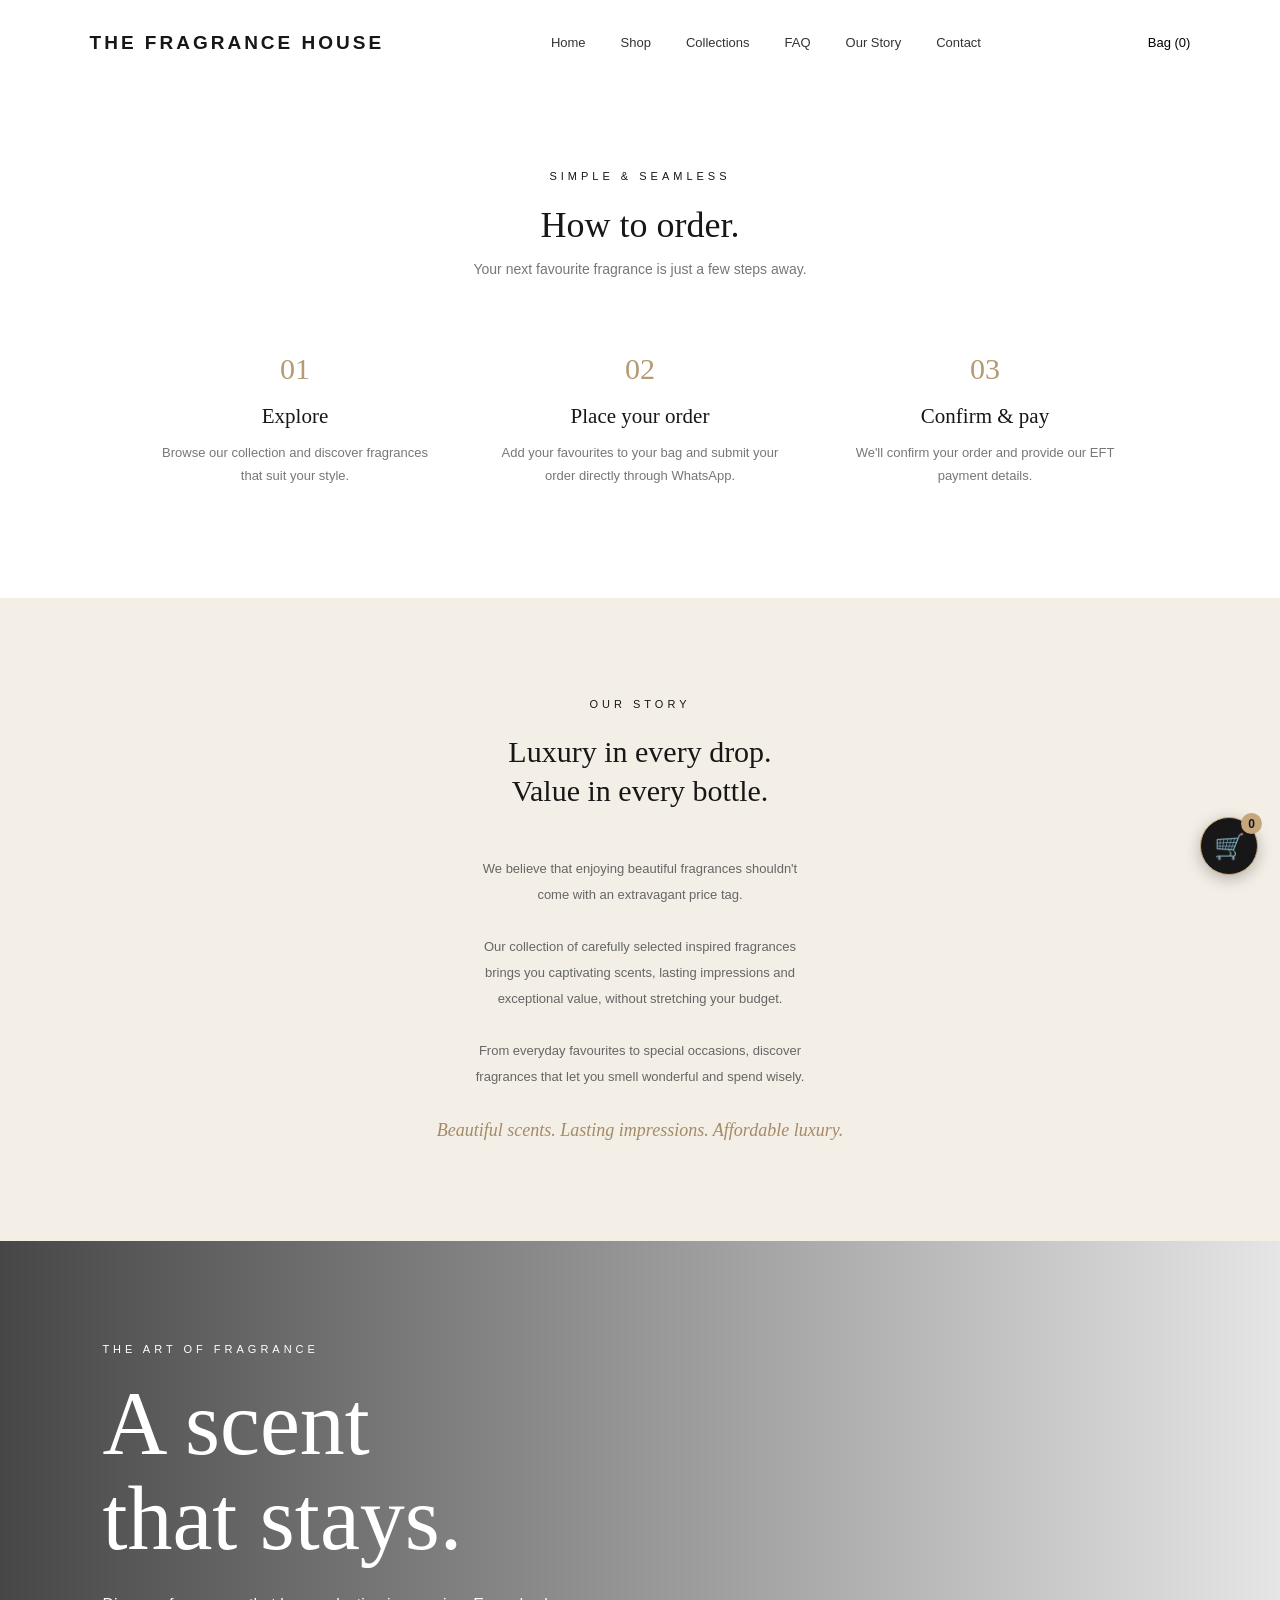
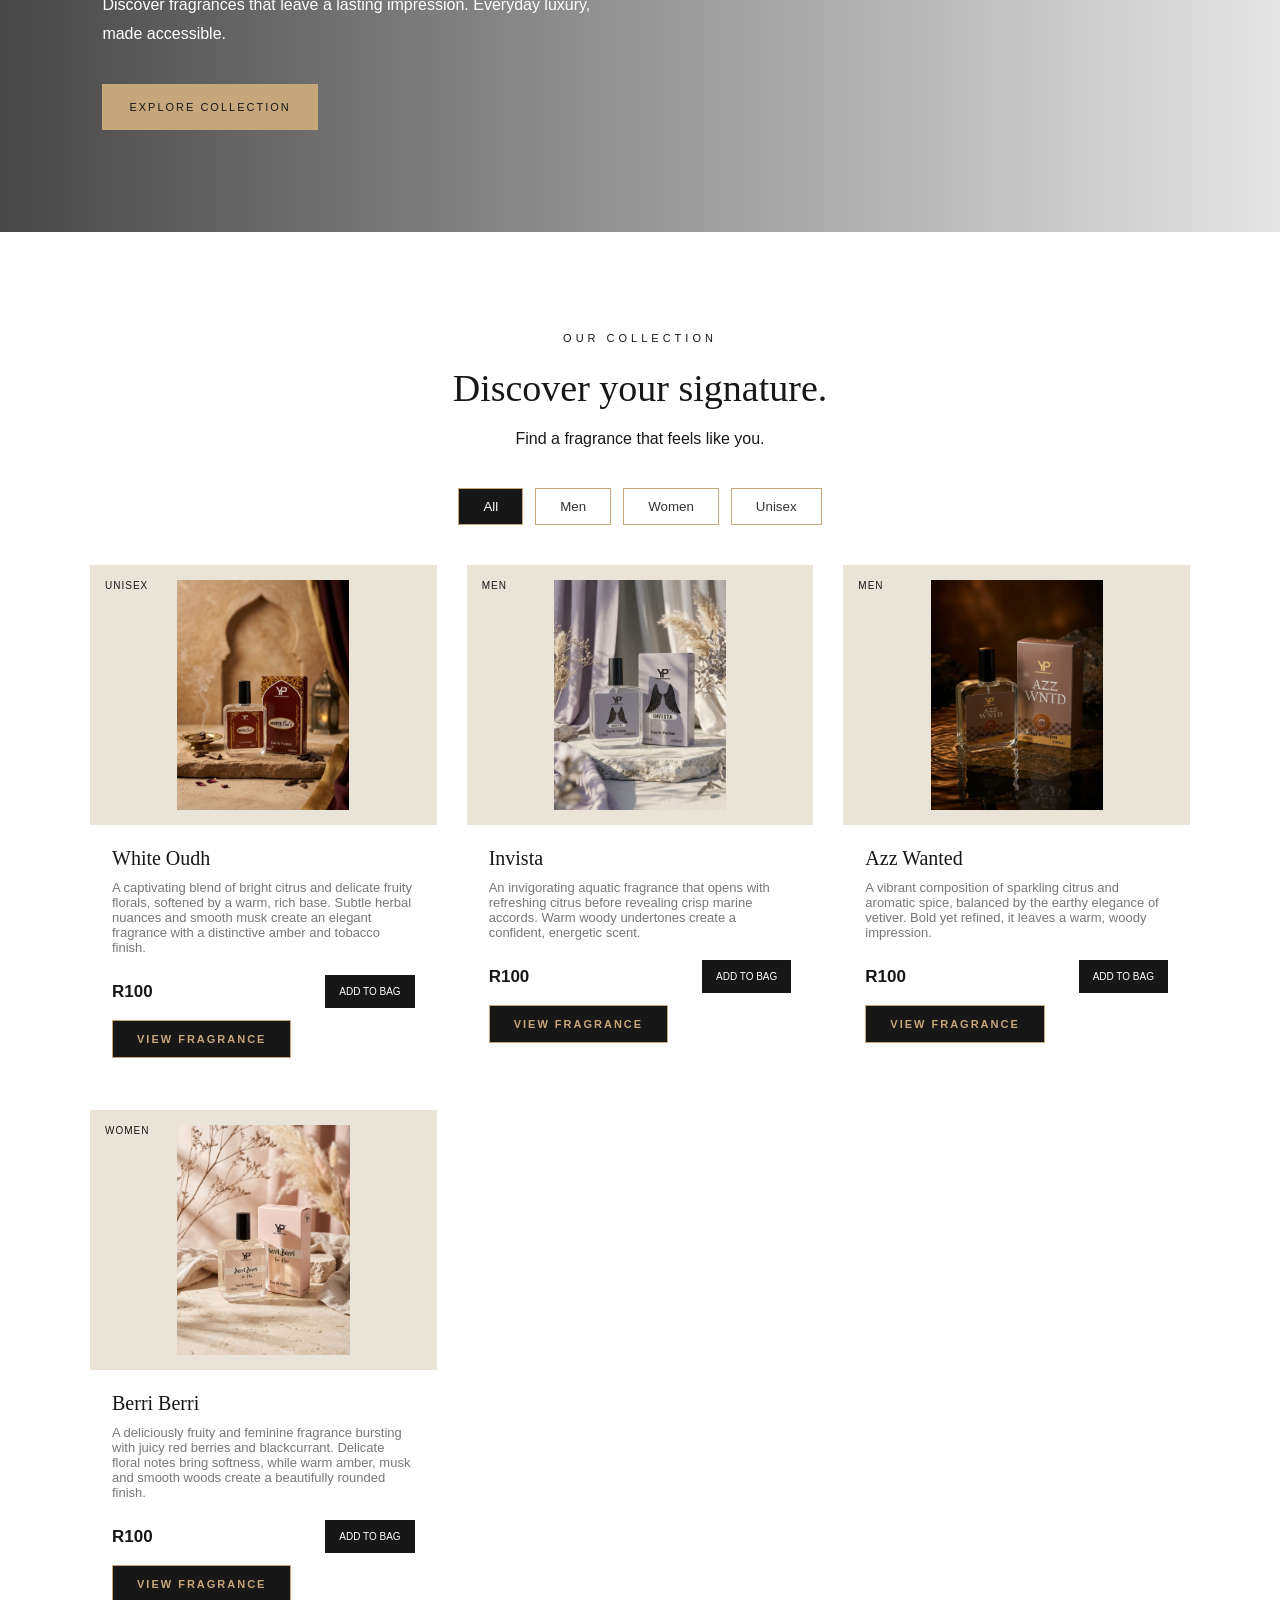
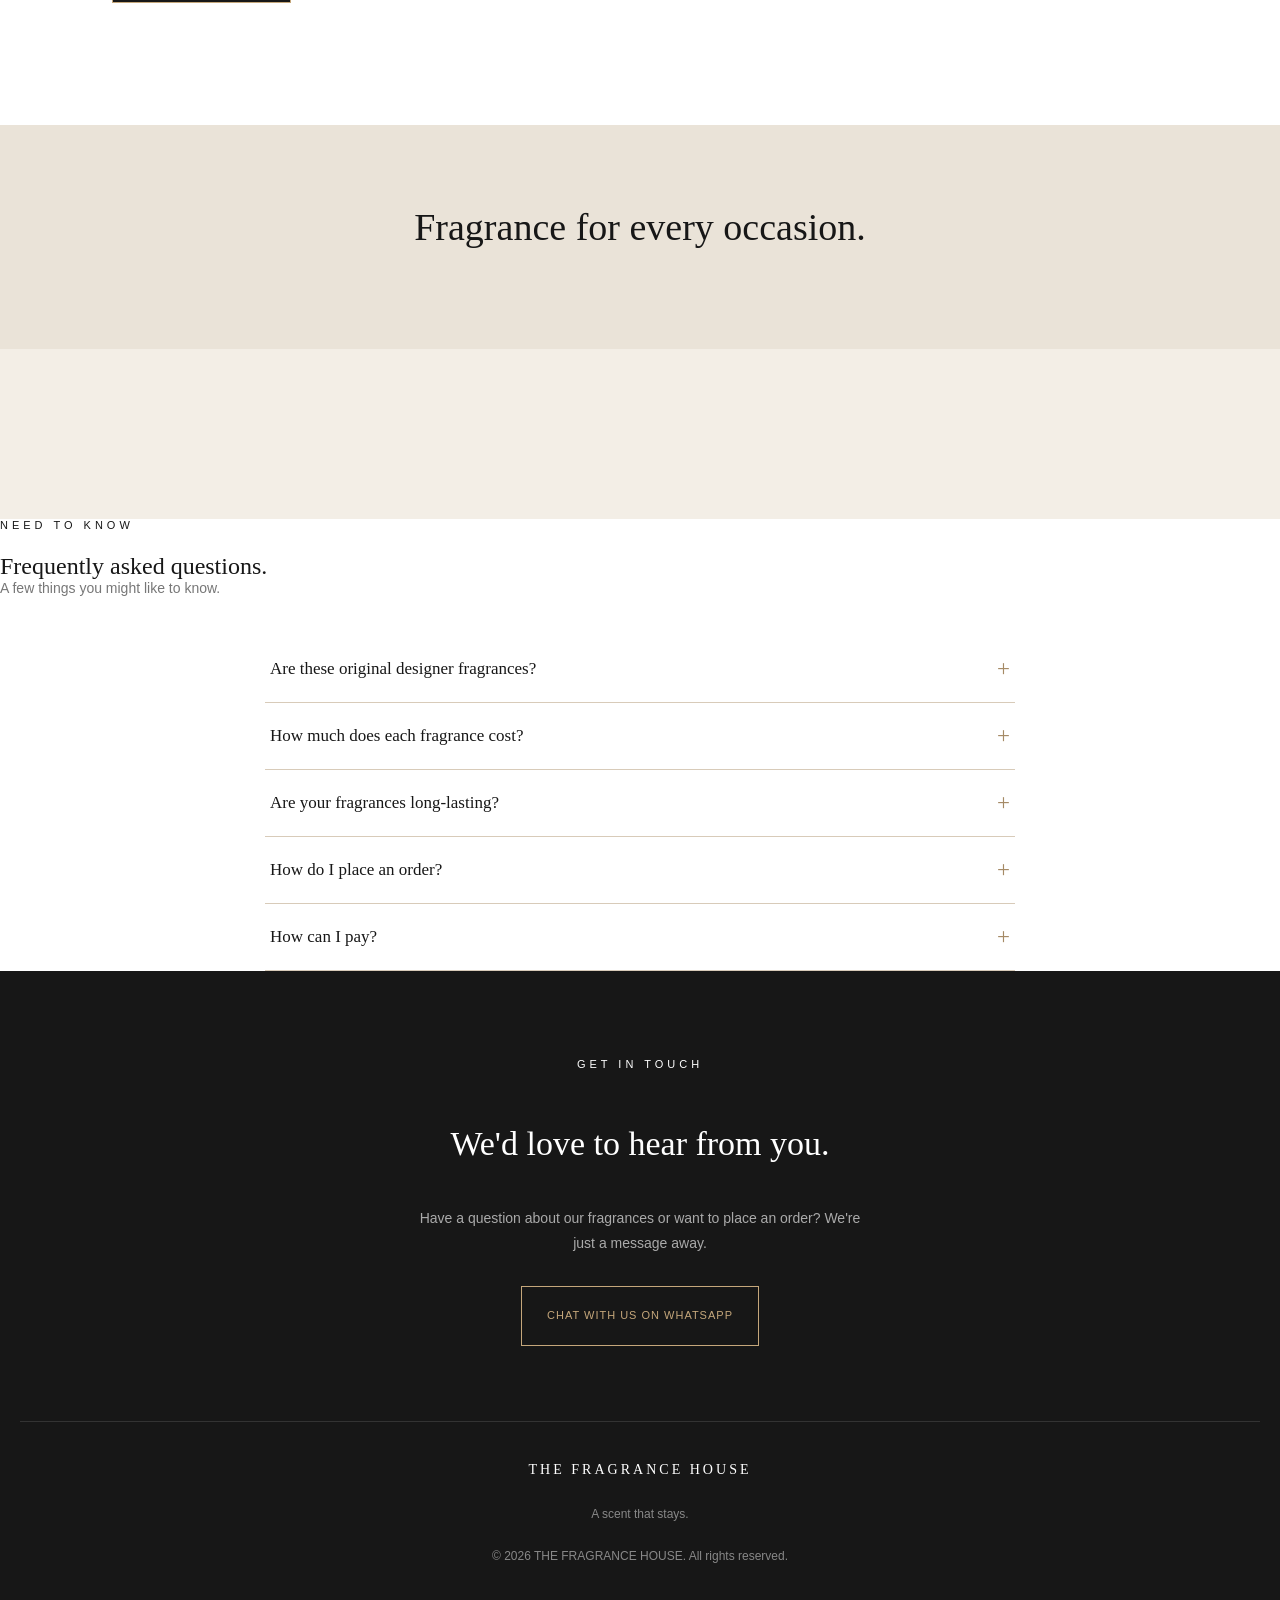
<file: index.html>
<!DOCTYPE html>
<html lang="en">
<head>
    <meta charset="UTF-8">
    <meta name="viewport" content="width=device-width, initial-scale=1.0">
   <title>The Fragrance House | A Scent That Stays</title>
    <link rel="stylesheet" href="style.css">
</head>
<body>

    <header>
        <div class="logo">THE FRAGRANCE HOUSE</div>

        <nav>
            <a href="#">Home</a>
            <a href="#shop">Shop</a>
           <a href="#collections">Collections</a>
           <a href="#faq">FAQ</a>
<a href="#about">Our Story</a>
<a href="#contact">Contact</a>
        </nav>

        <button class="cart" onclick="openCart()">Bag (0)</button>
    </header>
    <section class="how-to-order">
    <p class="eyebrow">SIMPLE & SEAMLESS</p>

    <h2>How to order.</h2>

    <p class="order-intro">
        Your next favourite fragrance is just a few steps away.
    </p>

    <div class="order-steps">

        <div class="order-step">
            <span>01</span>
            <h3>Explore</h3>
            <p>
                Browse our collection and discover fragrances
                that suit your style.
            </p>
        </div>

        <div class="order-step">
            <span>02</span>
            <h3>Place your order</h3>
            <p>
                Add your favourites to your bag and submit
                your order directly through WhatsApp.
            </p>
        </div>

        <div class="order-step">
            <span>03</span>
            <h3>Confirm & pay</h3>
            <p>
                We'll confirm your order and provide our
                EFT payment details.
            </p>
        </div>

    </div>
</section>


<section id="about" class="about-section">
    <p class="eyebrow">OUR STORY</p>

    <h2>Luxury in every drop.<br>Value in every bottle.</h2>

    <p class="about-description">
        We believe that enjoying beautiful fragrances shouldn't
        come with an extravagant price tag.

        Our collection of carefully selected inspired fragrances
        brings you captivating scents, lasting impressions and
        exceptional value, without stretching your budget.

        From everyday favourites to special occasions, discover
        fragrances that let you smell wonderful and spend wisely.
    </p>

    <p class="about-highlight">
        Beautiful scents. Lasting impressions. Affordable luxury.
    </p>
</section>
    <main>
        <section class="hero">
            <div class="hero-content">
                <p class="eyebrow">THE ART OF FRAGRANCE</p>
                <h1>A scent<br>that stays.</h1>
                <p class="hero-description">
                    Discover fragrances that leave a lasting impression.
                    Everyday luxury, made accessible.
                </p>
                <a href="#shop" class="shop-button">EXPLORE COLLECTION</a>
            </div>
        </section>

        <section id="shop" class="shop-section">
    <p class="eyebrow">OUR COLLECTION</p>
    <h2>Discover your signature.</h2>
    <p>Find a fragrance that feels like you.</p>

    <div class="filters">
        <button class="filter active" data-category="All">All</button>
        <button class="filter" data-category="Men">Men</button>
        <button class="filter" data-category="Women">Women</button>
        <button class="filter" data-category="Unisex">Unisex</button>
    </div>

    <div class="product-grid" id="product-grid"></div>
</section>

        <section id="collections" class="collections">
            <h2>Fragrance for every occasion.</h2>
        </section>
        <section id="faq" class="faq-section"></section>
    <p class="eyebrow">NEED TO KNOW</p>
    <h2>Frequently asked questions.</h2>
    <p class="faq-intro">A few things you might like to know.</p>

    <div class="faq-container">

        <details class="faq-item">
            <summary>Are these original designer fragrances?</summary>
            <p>No. Our collection consists of inspired fragrances, offering scents reminiscent of popular fragrance styles at affordable prices.</p>
        </details>

        <details class="faq-item">
            <summary>How much does each fragrance cost?</summary>
            <p>Every fragrance is priced at R100 per bottle.</p>
        </details>

        <details class="faq-item">
            <summary>Are your fragrances long-lasting?</summary>
            <p>Our collection features long-lasting fragrances designed to leave a memorable impression.</p>
        </details>

        <details class="faq-item">
            <summary>How do I place an order?</summary>
            <p>Simply browse our collection, add your favourites to your bag and submit your order through WhatsApp.</p>
        </details>

        <details class="faq-item">
            <summary>How can I pay?</summary>
            <p>We accept EFT payments. Payment details will be provided once your order has been confirmed.</p>
        </details>

    </div>
</section>

    </main>
<div id="cart-modal" class="cart-modal">
    <div class="cart-content">
        <button class="close-cart" onclick="closeCart()">×</button>

        <h2>Your Shopping Bag</h2>

        <div id="cart-items"></div>

        <div class="cart-total">
            Total: R<span id="cart-total">0</span>
        </div>

       <div class="customer-details">

    <div class="checkout-heading">
        <span>THE FRAGRANCE HOUSE</span>
        <h3>Complete Your Order</h3>
        <p>Please provide your details below.</p>
    </div>

    <div class="form-group">
        <label for="customer-name">Full Name</label>
        <input type="text" id="customer-name"
            placeholder="Enter your full name">
    </div>

    <div class="form-group">
        <label for="customer-phone">Phone Number</label>
        <input type="tel" id="customer-phone"
            placeholder="e.g. 082 123 4567">
    </div>

    <div class="form-group">
        <label for="order-notes">Order Notes <span>(Optional)</span></label>
        <textarea id="order-notes"
            placeholder="Any special requests?"></textarea>
    </div>

</div>

<button class="checkout-button" onclick="checkout()">
    ORDER VIA WHATSAPP
</button>
    </div>
</div>
   <footer id="contact">
    <p class="eyebrow">GET IN TOUCH</p>

    <h2>We'd love to hear from you.</h2>

    <p>
        Have a question about our fragrances or want to
        place an order? We're just a message away.
    </p>

    <a href="https://wa.me/27823197873"
       target="_blank"
       class="contact-button">
        CHAT WITH US ON WHATSAPP
    </a>

    <div class="footer-bottom">
        <h3>THE FRAGRANCE HOUSE</h3>
        <p>A scent that stays.</p>
        <p>© 2026 THE FRAGRANCE HOUSE. All rights reserved.</p>
    </div>
</footer>

    <script src="script.js"></script>
    <button class="floating-cart" onclick="openCart()">
    🛒
    <span id="floating-cart-count">0</span>
</button>
</body>
</html>
</file>
<file: style.css>
* {
    margin: 0;
    padding: 0;
    box-sizing: border-box;
}

body {
    font-family: Arial, sans-serif;
    color: #171717;
    background: #fff;
}


header {
    height: 85px;
    padding: 0 7%;
    display: flex;
    justify-content: space-between;
    align-items: center;
    background: #fff;
}

.logo {
    font-size: 19px;
    letter-spacing: 3px;
    font-weight: bold;
}

nav {
    display: flex;
    gap: 35px;
}

nav a {
    text-decoration: none;
    color: #333;
    font-size: 13px;
}

.cart {
    font-size: 13px;
}

.hero {
    min-height: 580px;
    background:
        linear-gradient(90deg, rgba(0,0,0,.72), rgba(0,0,0,.1)),
        url("https://images.unsplash.com/photo-1541643600914-78b084683601?w=1800")
        center/cover no-repeat;
    display: flex;
    align-items: center;
    padding: 8%;
    color: white;
}

.hero-content {
    max-width: 520px;
}

.eyebrow {
    font-size: 11px;
    letter-spacing: 4px;
    margin-bottom: 22px;
}

.hero h1 {
    font-family: Georgia, serif;
    font-size: clamp(55px, 8vw, 90px);
    font-weight: normal;
    line-height: 1.05;
    margin-bottom: 25px;
}

.hero-description {
    font-size: 16px;
    line-height: 1.8;
    margin-bottom: 35px;
}

.shop-button {
    display: inline-block;
    background: #c5a77b;
    color: #171717;
    text-decoration: none;
    padding: 17px 27px;
    font-size: 11px;
    letter-spacing: 2px;
}

.shop-section {
    text-align: center;
    padding: 100px 20px;
}

.shop-section h2,
.collections h2 {
    font-family: Georgia, serif;
    font-size: 38px;
    font-weight: normal;
    margin-bottom: 20px;
}

.shop-section > p:last-child {
    color: #777;
}

.collections {
    text-align: center;
    padding: 80px 20px;
    background: #eae3d8;
}

footer {
    background: #171717;
    color: white;
    text-align: center;
    padding: 45px 20px;
    line-height: 2.5;
    font-size: 12px;
}

.filters {
    display: flex;
    justify-content: center;
    gap: 12px;
    margin: 40px 0;
    flex-wrap: wrap;
}

.filter {
    border: 1px solid #c5a77b;
    background: transparent;
    padding: 10px 24px;
    cursor: pointer;
    color: #333;
}

.filter.active,
.filter:hover {
    background: #171717;
    color: white;
}

.product-grid {
    display: grid;
    grid-template-columns: repeat(3, 1fr);
    gap: 30px;
    max-width: 1100px;
    margin: 0 auto;
    text-align: left;
}

.product-card {
    background: white;
    overflow: hidden;
}

.product-image {
    height: 260px;
    background: #eae3d8;
    display: flex;
    justify-content: center;
    align-items: center;
    position: relative;
}

.product-image span {
    position: absolute;
    top: 15px;
    left: 15px;
    font-size: 10px;
    letter-spacing: 1px;
    text-transform: uppercase;
}

.bottle {
    font-size: 85px;
    color: #a58a66;
}

.product-info {
    padding: 22px;
}

.product-info h3 {
    font-family: Georgia, serif;
    font-size: 20px;
    font-weight: normal;
}

.product-info p {
    color: #777;
    font-size: 13px;
    margin: 10px 0 20px;
}

.product-bottom {
    display: flex;
    justify-content: space-between;
    align-items: center;
}

.product-bottom strong {
    font-size: 17px;
}

.product-bottom button {
    background: #171717;
    color: white;
    border: none;
    padding: 11px 14px;
    font-size: 10px;
    cursor: pointer;
}

@media (max-width: 750px) {
    .product-grid {
        grid-template-columns: repeat(2, 1fr);
        gap: 12px;
    }

    .product-image {
        height: 190px;
    }

    .product-info {
        padding: 13px;
    }
}

@media (max-width: 400px) {
    .product-grid {
        grid-template-columns: 1fr;
    }
}

.cart {
    background: none;
    border: none;
    cursor: pointer;
    font-size: 13px;
}

.cart-modal {
    display: none;
    position: fixed;
    inset: 0;
    background: rgba(0, 0, 0, 0.65);
    justify-content: center;
    align-items: center;
    z-index: 1000;
    padding: 20px;
}

.cart-content {
    background: #fff;
    width: 100%;
    max-width: 550px;
    padding: 35px;
    position: relative;
    max-height: 85vh;
    overflow-y: auto;
}

.cart-content h2 {
    font-family: Georgia, serif;
    font-weight: normal;
    margin-bottom: 25px;
}

.close-cart {
    position: absolute;
    right: 20px;
    top: 15px;
    border: none;
    background: none;
    font-size: 28px;
    cursor: pointer;
}

.cart-item {
    display: flex;
    justify-content: space-between;
    align-items: center;
    gap: 15px;
    border-bottom: 1px solid #eee;
    padding: 18px 0;
}

.cart-item p {
    color: #777;
    font-size: 13px;
    margin-top: 5px;
}

.quantity-controls {
    display: flex;
    align-items: center;
    gap: 9px;
}

.quantity-controls button {
    cursor: pointer;
    padding: 5px 8px;
    border: 1px solid #ddd;
    background: white;
}

.cart-total {
    text-align: right;
    font-size: 20px;
    margin: 25px 0;
}

.checkout-button {
    width: 100%;
    padding: 16px;
    background: #171717;
    color: white;
    border: none;
    cursor: pointer;
    letter-spacing: 1px;
}
/* MOBILE OPTIMISATION */

@media (max-width: 600px) {

    header {
        flex-wrap: wrap;
        padding: 18px 15px;
        gap: 15px;
    }

    .logo {
    font-family: Georgia, serif;
    font-size: 21px;
    font-weight: normal;
    letter-spacing: 2px;
    color: #c5a77b;

    }

    nav {
        order: 3;
        width: 100%;
        justify-content: center;
        flex-wrap: wrap;
        gap: 15px;
    }

    nav a {
        font-size: 11px;
    }

    .hero {
        min-height: 450px;
        padding: 50px 20px;
        background-position: center;
    }

    .hero h1 {
        font-size: 42px;
    }

    .hero-description {
        font-size: 14px;
    }

    .shop-section,
    .collections {
        padding: 55px 15px;
    }

    .product-grid {
        grid-template-columns: repeat(2, minmax(0, 1fr));
        gap: 12px;
    }

    .product-image {
        height: 170px;
    }

    .product-info {
        padding: 12px 9px;
    }

    .product-info h3 {
        font-size: 16px;
    }

    .product-info p {
        font-size: 11px;
    }

    .product-bottom {
        flex-direction: column;
        align-items: stretch;
        gap: 10px;
    }

    .product-bottom button {
        width: 100%;
    }

    .cart-content {
        padding: 25px 18px;
    }

    .cart-item {
        flex-wrap: wrap;
    }

    footer {
        padding: 30px 15px;
        text-align: center;
    }
}.about-section {
    background: #f3eee6;
    text-align: center;
    padding: 100px 25px;
}

.about-section h2 {
    font-family: Georgia, serif;
    font-size: 38px;
    font-weight: normal;
    line-height: 1.3;
    margin: 20px 0;
    color: #171717;
}

.about-description {
    max-width: 650px;
    margin: 0 auto;
    color: #666;
    font-size: 15px;
    line-height: 2;
    white-space: pre-line;
}

.about-highlight {
    margin-top: 30px;
    color: #a58a66;
    font-family: Georgia, serif;
    font-style: italic;
    font-size: 18px;
}

@media (max-width: 600px) {
    .about-section {
    padding: 50px 20px;
}

.about-section h2 {
    font-size: 29px;
    margin: 15px 0 25px;
    line-height: 1.25;
}

.about-description {
    font-size: 13px;
    line-height: 1.75;
}

.about-highlight {
    margin-top: 22px;
    font-size: 16px;
}
       
    }

    .about-section h2 {
        font-size: 30px;
    }

    .about-description {
        font-size: 13px;
    }

#contact {
    background: #171717;
    color: #fff;
    text-align: center;
    padding: 80px 20px 30px;
}

#contact h2 {
    font-family: Georgia, serif;
    font-size: 34px;
    font-weight: normal;
    margin: 20px 0;
}

#contact > p:not(.eyebrow) {
    color: #aaa;
    max-width: 450px;
    margin: 0 auto 30px;
    line-height: 1.8;
    font-size: 14px;
}

.contact-button {
    display: inline-block;
    padding: 15px 25px;
    border: 1px solid #c5a77b;
    color: #c5a77b;
    text-decoration: none;
    font-size: 11px;
    letter-spacing: 1px;
    transition: 0.3s;
}

.contact-button:hover {
    background: #c5a77b;
    color: #171717;
}

.footer-bottom {
    border-top: 1px solid #333;
    margin-top: 75px;
    padding-top: 30px;
}

.footer-bottom h3 {
    font-family: Georgia, serif;
    font-weight: normal;
    letter-spacing: 3px;
}

.footer-bottom p {
    color: #888;
    font-size: 12px;
    margin-top: 12px;
}

@media (max-width: 600px) {
    #contact h2 {
        font-size: 27px;
    }

    .footer-bottom {
        margin-top: 55px;
    }
}
h1, h2, h3 {
    font-family: Georgia, serif;
    font-weight: normal;
}
.product-card {
    transition: transform 0.3s ease, box-shadow 0.3s ease;
}

.product-card:hover {
    transform: translateY(-5px);
    box-shadow: 0 12px 30px rgba(0, 0, 0, 0.08);
}

.product-image {
    overflow: hidden;
}

.bottle {
    transition: transform 0.4s ease;
    width: 100%;
    height: 100%;
    object-fit: contain;
    padding: 15px;
}

.product-card:hover .bottle {
    transform: scale(1.05);
}
@media (max-width: 600px) {
    header {
        padding: 15px 12px;
        gap: 12px;
    }

    .logo {
        font-size: 17px;
        letter-spacing: 1px;
    }

    .cart {
        font-size: 12px;
    }

    nav {
        gap: 18px;
        padding: 5px 0;
    }

    nav a {
        font-size: 12px;
    }
}
/* HOW TO ORDER SECTION */

.how-to-order {
    background: #fff;
    padding: 85px 25px;
    text-align: center;
}

.how-to-order h2 {
    font-size: 36px;
    margin: 15px 0;
}

.order-intro {
    color: #777;
    font-size: 14px;
    margin-bottom: 50px;
}

.order-steps {
    display: grid;
    grid-template-columns: repeat(3, 1fr);
    gap: 35px;
    max-width: 1000px;
    margin: 0 auto;
}

.order-step {
    padding: 25px 15px;
}

.order-step span {
    color: #b59a73;
    font-family: Georgia, serif;
    font-size: 30px;
}

.order-step h3 {
    font-size: 21px;
    margin: 18px 0 12px;
}

.order-step p {
    color: #777;
    font-size: 13px;
    line-height: 1.8;
}

@media (max-width: 600px) {
    .how-to-order {
        padding: 60px 20px;
    }

    .how-to-order h2 {
        font-size: 30px;
    }

    .order-intro {
        margin-bottom: 25px;
    }

    .order-steps {
        grid-template-columns: 1fr;
        gap: 5px;
    }

    .order-step {
        padding: 18px 10px;
    }
}
/* FAQ SECTION */

.faq-section {
    background: #f3eee6;
    padding: 85px 25px;
    text-align: center;
}

.faq-section h2 {
    font-size: 34px;
    margin: 15px 0;
}

.faq-intro {
    color: #777;
    font-size: 14px;
    margin-bottom: 40px;
}

.faq-container {
    max-width: 750px;
    margin: 0 auto;
    text-align: left;
}

.faq-item {
    border-bottom: 1px solid #d8cbb9;
    padding: 20px 5px;
}

.faq-item summary {
    cursor: pointer;
    font-family: Georgia, serif;
    font-size: 17px;
    color: #171717;
    list-style: none;
    display: flex;
    justify-content: space-between;
    align-items: center;
    gap: 15px;
}

.faq-item summary::after {
    content: "+";
    color: #a58a66;
    font-size: 23px;
}

.faq-item[open] summary::after {
    content: "−";
}

.faq-item p {
    color: #666;
    font-size: 13px;
    line-height: 1.8;
    padding-top: 15px;
}

@media (max-width: 600px) {
    .faq-section {
        padding: 60px 20px;
    }

    .faq-section h2 {
        font-size: 28px;
    }

    .faq-item summary {
        font-size: 15px;
    }
}

/* PRODUCT DETAIL PAGE */

.product-detail {
    display: grid;
    grid-template-columns: minmax(0, 1fr) minmax(0, 1fr);
    gap: 60px;
    max-width: 1100px;
    margin: 70px auto;
    padding: 30px;
    align-items: center;
}

.product-detail-image {
    background: #f5f1eb;
    display: flex;
    justify-content: center;
    align-items: center;
    padding: 40px;
    min-height: 450px;
}

.product-detail-image img {
    width: 100%;
    max-width: 350px;
    height: 400px;
    object-fit: contain;
}

.product-detail-info {
    min-width: 0;
}

.product-detail-info h1 {
    font-family: Georgia, serif;
    font-size: 42px;
    margin: 15px 0;
}

.product-detail-info h3 {
    font-family: Georgia, serif;
    margin: 28px 0 10px;
    font-size: 19px;
}

.product-detail-info p {
    line-height: 1.8;
    color: #555;
    margin: 0 0 15px;
}

.product-detail-info button {
    background: #171717;
    color: #c5a77b;
    border: none;
    padding: 15px 30px;
    margin: 25px 0;
    cursor: pointer;
    letter-spacing: 1px;
}

.product-detail-info a {
    display: block;
    color: #171717;
    text-decoration: none;
    margin-top: 15px;
}

/* TABLETS AND MOBILE */

@media (max-width: 768px) {
    .product-detail {
        grid-template-columns: 1fr;
        gap: 30px;
        margin: 15px auto;
        padding: 15px 20px 35px;
    }

    .product-detail-image {
        min-height: 260px;
        padding: 20px;
    }

    .product-detail-image img {
        height: 250px;
        max-width: 100%;
    }

    .product-detail-info {
        padding: 5px 2px;
    }

    .product-detail-info h1 {
        font-size: 32px;
        margin: 10px 0 15px;
    }

    .product-detail-info h3 {
        font-size: 19px;
        margin: 24px 0 8px;
    }

    .product-detail-info p {
        font-size: 15px;
        line-height: 1.75;
        margin-bottom: 12px;
    }

    .product-detail-info button {
        width: 100%;
        padding: 16px;
        margin: 25px 0 15px;
    }
}

/* SMALL PHONES */

@media (max-width: 380px) {
    .product-detail {
        padding: 12px 15px 30px;
    }

    .product-detail-info h1 {
        font-size: 28px;
    }

    .product-detail-info p {
        font-size: 14px;
    }
}
/* FLOATING SHOPPING CART */

.floating-cart {
    position: fixed;
    bottom: 25px;
    right: 22px;
    width: 58px;
    height: 58px;
    border-radius: 50%;
    border: 1px solid #c5a77b;
    background: #171717;
    color: #c5a77b;
    font-size: 25px;
    cursor: pointer;
    z-index: 999;
    box-shadow: 0 4px 15px rgba(0,0,0,0.25);
    display: flex;
    align-items: center;
    justify-content: center;
}

.floating-cart span {
    position: absolute;
    top: -5px;
    right: -5px;
    background: #c5a77b;
    color: #171717;
    font-size: 12px;
    font-weight: bold;
    min-width: 21px;
    height: 21px;
    border-radius: 50%;
    display: flex;
    align-items: center;
    justify-content: center;
}

@media (max-width: 768px) {
    .floating-cart {
        bottom: 20px;
        right: 16px;
    }
}
/* LUXURY CHECKOUT DETAILS */

.customer-details {
    margin-top: 30px;
    padding: 25px;
    background: #faf8f4;
    border: 1px solid #e8e1d6;
}

.checkout-heading {
    margin-bottom: 25px;
}

.checkout-heading span {
    color: #a88b60;
    font-size: 10px;
    letter-spacing: 3px;
    font-weight: bold;
}

.checkout-heading h3 {
    font-family: Georgia, serif;
    font-size: 25px;
    font-weight: normal;
    color: #171717;
    margin: 10px 0;
}

.checkout-heading p {
    color: #777;
    font-size: 13px;
}

.form-group {
    margin-bottom: 20px;
}

.form-group label {
    display: block;
    margin-bottom: 9px;
    font-size: 13px;
    font-weight: bold;
    color: #333;
}

.form-group label span {
    color: #888;
    font-weight: normal;
}

.customer-details input,
.customer-details textarea {
    width: 100%;
    box-sizing: border-box;
    padding: 14px 15px;
    border: 1px solid #ded8ce;
    background: #fff;
    color: #171717;
    font-family: Arial, sans-serif;
    font-size: 14px;
    outline: none;
    transition: border-color 0.2s;
}

.customer-details input:focus,
.customer-details textarea:focus {
    border-color: #b99b70;
}

.customer-details textarea {
    min-height: 100px;
    resize: vertical;
}

@media (max-width: 600px) {
    .customer-details {
        padding: 18px;
    }

    .checkout-heading h3 {
        font-size: 22px;
    }
}
/* VIEW FRAGRANCE BUTTON */

.view-fragrance {
    display: inline-block;
    background: #171717;
    color: #c5a77b;
    border: 1px solid #c5a77b;
    padding: 12px 24px;
    margin-top: 12px;
    font-family: Arial, sans-serif;
    font-size: 11px;
    letter-spacing: 2px;
    font-weight: bold;
    cursor: pointer;
    transition: all 0.3s ease;
}

.view-fragrance:hover {
    background: #c5a77b;
    color: #171717;
}

@media (max-width: 600px) {
    .view-fragrance {
        padding: 12px 18px;
        font-size: 10px;
        width: 100%;
    }
}
/* MOBILE PRODUCT SPACING FIX */

@media (max-width: 768px) {
    .product-grid {
        display: grid;
        grid-template-columns: repeat(2, minmax(0, 1fr));
        gap: 25px 16px;
        padding: 0 12px;
    }

    .product-card {
        margin-bottom: 10px;
        padding-bottom: 12px;
    }
}
/* MOBILE HORIZONTAL PRODUCT SLIDER */

@media (max-width: 768px) {
    .product-grid {
        display: grid;
        grid-template-columns: none;
        grid-auto-flow: column;
        grid-auto-columns: 78%;
        gap: 16px;
        overflow-x: auto;
        overflow-y: hidden;
        padding: 10px 16px 25px;
        scroll-snap-type: x mandatory;
        scroll-padding-left: 16px;
        -webkit-overflow-scrolling: touch;
    }

    .product-card {
        min-width: 0;
        margin-bottom: 0;
        scroll-snap-align: start;
    }

    .product-grid::-webkit-scrollbar {
        display: none;
    }

    .product-grid {
        scrollbar-width: none;
    }
}
@media (max-width: 768px) {
    .product-grid {
        gap: 28px;
    }
}
@media (max-width: 768px) {
    .product-card {
        display: flex;
        flex-direction: column;
        height: 100%;
    }

    .product-card .view-fragrance {
        margin-top: auto;
    }
}
@media (max-width: 768px) {
    .product-grid {
        align-items: stretch;
    }

    .product-card {
        height: 100%;
        box-sizing: border-box;
    }

    .product-card .view-fragrance {
        margin-top: auto;
    }
}
@media (max-width: 768px) {
    .product-card p {
        min-height: 75px;
        max-height: 75px;
        overflow: hidden;
    }

    .product-card .view-fragrance {
        margin-top: auto;
    }
}
</file>
